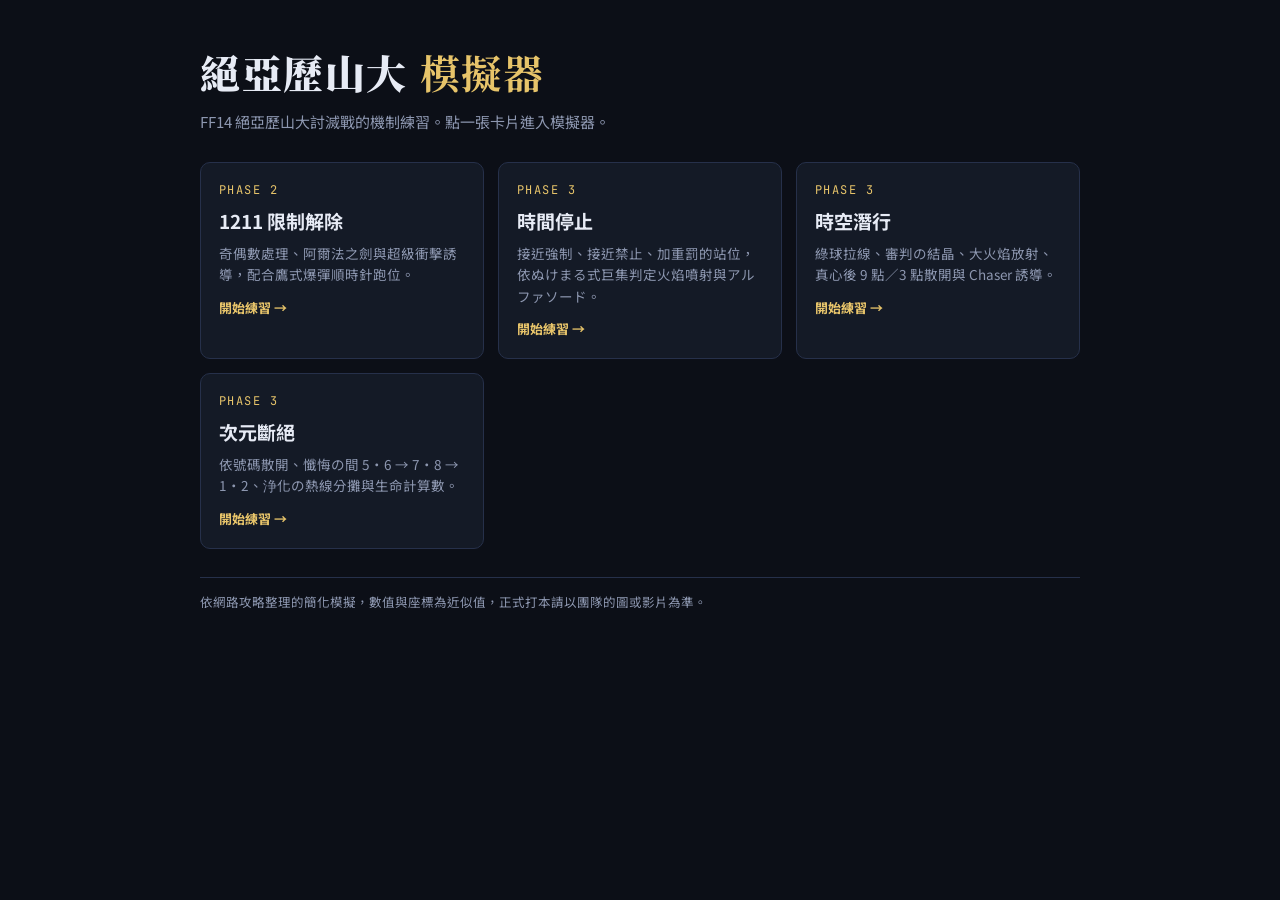
<file: index.html>
<!doctype html>
<html lang="zh-Hant">
<meta charset="utf-8">
<meta name="viewport" content="width=device-width, initial-scale=1, viewport-fit=cover">
<title>絕亞模擬器</title>
<link rel="preconnect" href="https://fonts.googleapis.com">
<link rel="stylesheet" href="https://fonts.googleapis.com/css2?family=Noto+Sans+TC:wght@400;500;700&family=Noto+Serif+TC:wght@900&family=JetBrains+Mono:wght@700&display=swap">
<style>
/* Layout: title block, then a grid of simulator cards grouped by phase. Same dark raid-HUD look as the sims. */
:root{
  --bg:#0c0f17; --panel:#141a26; --panel-hi:#1a2233; --line:#26304a; --fg:#e7ebf5; --muted:#8d97b0; --gold:#e7c46a;
  --f-display:"Noto Serif TC","Songti TC",serif;
  --f-body:"Noto Sans TC","PingFang TC","Microsoft JhengHei",sans-serif;
  --f-mono:"JetBrains Mono",ui-monospace,Consolas,monospace;
  color-scheme:dark;
}
*{box-sizing:border-box}
body{margin:0;background:var(--bg);color:var(--fg);font-family:var(--f-body);font-size:15px;line-height:1.6;
  padding-left:max(16px,env(safe-area-inset-left,0px));padding-right:max(16px,env(safe-area-inset-right,0px));padding-block:40px}
.wrap{max-width:880px;margin:0 auto;display:grid;gap:28px}
h1{font-family:var(--f-display);font-weight:900;font-size:clamp(28px,6vw,40px);margin:0;letter-spacing:.04em;text-wrap:balance}
h1 b{color:var(--gold)}
.lead{margin:6px 0 0;color:var(--muted);max-width:60ch}
.grid{display:grid;grid-template-columns:repeat(auto-fill,minmax(250px,1fr));gap:14px}
.card{display:grid;gap:6px;align-content:start;padding:18px;background:var(--panel);border:1px solid var(--line);border-radius:10px;
  color:inherit;text-decoration:none;transition:border-color .15s,background .15s,transform .15s}
.card:hover,.card:focus-visible{border-color:var(--gold);background:var(--panel-hi);transform:translateY(-2px);outline:none}
.phase{font-family:var(--f-mono);font-size:12px;letter-spacing:.12em;color:var(--gold)}
.card h2{margin:0;font-size:19px}
.card p{margin:0;color:var(--muted);font-size:13.5px}
.go{margin-top:6px;font-size:13px;font-weight:700;color:var(--gold)}
footer{color:var(--muted);font-size:12.5px;border-top:1px solid var(--line);padding-top:14px}
@media (prefers-reduced-motion:reduce){.card{transition:none}.card:hover{transform:none}}
</style>

<div class="wrap">
  <header>
    <h1>絕亞歷山大 <b>模擬器</b></h1>
    <p class="lead">FF14 絕亞歷山大討滅戰的機制練習。點一張卡片進入模擬器。</p>
  </header>

  <!-- 新增模擬器：複製一個 <a class="card"> 區塊，把 href 改成資料夾名稱（結尾加 /） -->
  <nav class="grid" aria-label="模擬器列表">
    <a class="card" href="1211/">
      <span class="phase">PHASE 2</span>
      <h2>1211 限制解除</h2>
      <p>奇偶數處理、阿爾法之劍與超級衝擊誘導，配合鷹式爆彈順時針跑位。</p>
      <span class="go">開始練習 →</span>
    </a>
    <a class="card" href="p3-stasis/">
      <span class="phase">PHASE 3</span>
      <h2>時間停止</h2>
      <p>接近強制、接近禁止、加重罰的站位，依ぬけまる式巨集判定火焰噴射與アルファソード。</p>
      <span class="go">開始練習 →</span>
    </a>
    <a class="card" href="p3-inception/">
      <span class="phase">PHASE 3</span>
      <h2>時空潛行</h2>
      <p>綠球拉線、審判の結晶、大火焰放射、真心後 9 點／3 點散開與 Chaser 誘導。</p>
      <span class="go">開始練習 →</span>
    </a>
    <a class="card" href="p3-wormhole/">
      <span class="phase">PHASE 3</span>
      <h2>次元斷絕</h2>
      <p>依號碼散開、懺悔の間 5・6 → 7・8 → 1・2、浄化の熱線分攤與生命計算數。</p>
      <span class="go">開始練習 →</span>
    </a>
  </nav>

  <footer>依網路攻略整理的簡化模擬，數值與座標為近似值，正式打本請以團隊的圖或影片為準。</footer>
</div>
</html>
</file>
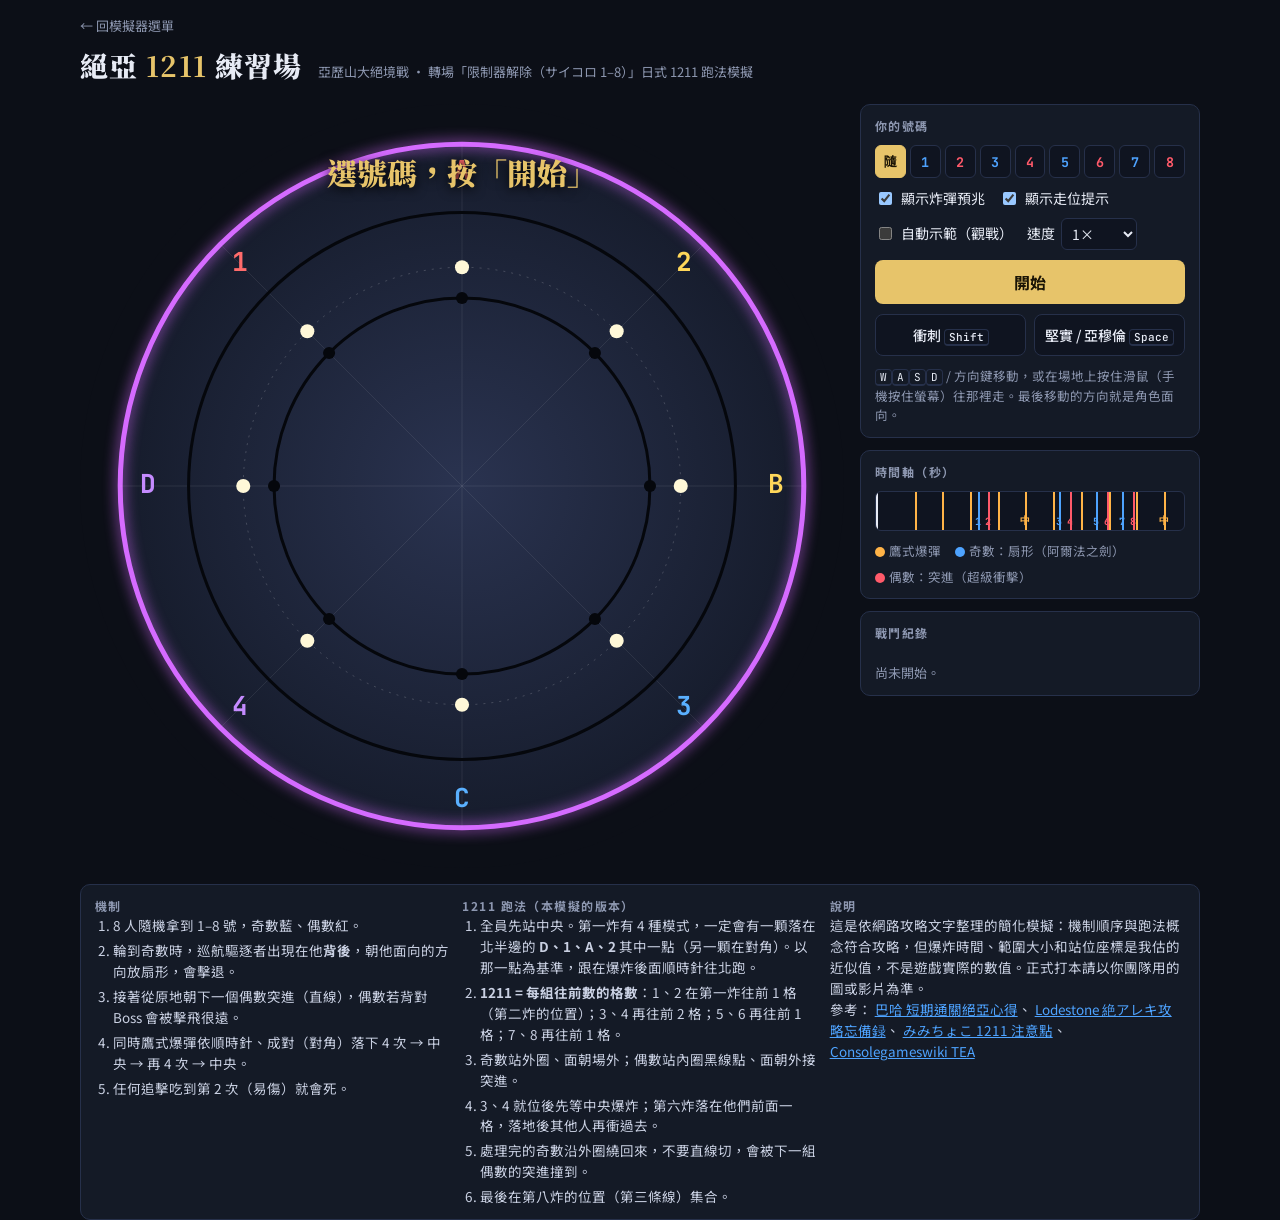
<file: 1211/index.html>
<!doctype html>
<html lang="zh-Hant">
<meta charset="utf-8">
<meta name="viewport" content="width=device-width, initial-scale=1, viewport-fit=cover">
<style>body{margin:0}img{max-width:100%}[hidden]{display:none!important}
.back{display:inline-block;flex-basis:100%;font-size:13px;color:#8d97b0;text-decoration:none;margin-bottom:2px}.back:hover,.back:focus-visible{color:#e7c46a}</style>
<title>絕亞 1211 練習場</title>
<meta name="claude:viewport-fit-sides" content="cover">
<link rel="preconnect" href="https://fonts.googleapis.com">
<link rel="stylesheet" href="https://fonts.googleapis.com/css2?family=Noto+Sans+TC:wght@400;500;700&family=Noto+Serif+TC:wght@700;900&family=JetBrains+Mono:wght@500;700&display=swap">
<style>
/* Layout: one-screen sim — arena canvas left, control/timeline column right; stacks on phones. Single dark "raid HUD" look by choice. */
:root{
  --bg:#0c0f17; --panel:#141a26; --line:#26304a; --fg:#e7ebf5; --muted:#8d97b0;
  --gold:#e7c46a; --odd:#4ea3ff; --even:#ff5a6a; --ok:#5fd38d; --warn:#ffb347;
  --f-display:"Noto Serif TC","Songti TC",serif;
  --f-body:"Noto Sans TC","PingFang TC","Microsoft JhengHei",sans-serif;
  --f-mono:"JetBrains Mono",ui-monospace,Consolas,monospace;
  color-scheme:dark;
}
html,body{height:100%}
body{background:var(--bg);color:var(--fg);font-family:var(--f-body);font-size:14px;line-height:1.55;
  padding-left:max(16px,env(safe-area-inset-left,0px));padding-right:max(16px,env(safe-area-inset-right,0px));padding-block:16px}
.wrap{max-width:1120px;margin:0 auto;display:grid;gap:16px}
header{display:flex;flex-wrap:wrap;align-items:baseline;gap:6px 16px}
h1{font-family:var(--f-display);font-weight:900;font-size:28px;margin:0;letter-spacing:.04em;text-wrap:balance}
h1 b{color:var(--gold)}
.sub{color:var(--muted);font-size:13px}
.main{display:grid;grid-template-columns:minmax(0,1fr) 340px;gap:16px;align-items:start}
@media (max-width:860px){.main{grid-template-columns:minmax(0,1fr)}}
.stage{position:relative;min-width:0}
canvas{display:block;width:100%;max-width:100%;aspect-ratio:1/1;border-radius:50%;touch-action:none;cursor:crosshair;background:var(--bg)}
.call{position:absolute;left:50%;top:6%;transform:translateX(-50%);font-family:var(--f-display);font-weight:900;font-size:clamp(18px,4vw,30px);
  color:var(--gold);text-shadow:0 2px 12px #000;pointer-events:none;white-space:nowrap}
.hud{position:absolute;left:0;bottom:0;font-family:var(--f-mono);font-size:13px;color:var(--muted);pointer-events:none}
.hud b{color:var(--fg)}
.side{display:grid;gap:12px;min-width:0}
.box{background:var(--panel);border:1px solid var(--line);border-radius:10px;padding:12px 14px;display:grid;gap:10px}
.box h2{margin:0;font-size:12px;letter-spacing:.12em;color:var(--muted);font-weight:700}
.nums{display:grid;grid-template-columns:repeat(9,1fr);gap:4px}
.nums button{font-family:var(--f-mono);font-weight:700;padding:6px 0;border-radius:6px;border:1px solid var(--line);background:#0f1420;color:var(--fg);cursor:pointer}
.nums button.o{color:var(--odd)} .nums button.e{color:var(--even)}
.nums button[aria-pressed="true"]{background:var(--gold);color:#1a1405;border-color:var(--gold)}
.row{display:flex;flex-wrap:wrap;gap:8px 14px;align-items:center}
label{display:flex;gap:6px;align-items:center;cursor:pointer}
select{background:#0f1420;color:var(--fg);border:1px solid var(--line);border-radius:6px;padding:4px 6px;font:inherit}
.go{font:700 16px var(--f-body);padding:10px;border-radius:8px;border:0;background:var(--gold);color:#1a1405;cursor:pointer}
.go:focus-visible,.nums button:focus-visible,.pad button:focus-visible{outline:2px solid var(--fg);outline-offset:2px}
.pad{display:flex;gap:8px}
.pad button{flex:1;padding:10px 6px;border-radius:8px;border:1px solid var(--line);background:#0f1420;color:var(--fg);font:500 14px var(--f-body);cursor:pointer}
.pad button:disabled{opacity:.4}
.keys{color:var(--muted);font-size:12.5px}
kbd{font-family:var(--f-mono);font-size:11px;border:1px solid var(--line);border-bottom-width:2px;border-radius:4px;padding:0 4px;color:var(--fg)}
.timeline{position:relative;height:38px;border-radius:6px;background:#0f1420;border:1px solid var(--line);overflow:hidden}
.timeline .mk{position:absolute;top:0;bottom:0;width:2px}
.timeline .lbl{position:absolute;bottom:2px;font:700 10px var(--f-mono);transform:translateX(-50%);white-space:nowrap}
.timeline .cur{position:absolute;top:0;bottom:0;width:2px;background:var(--fg)}
#log{font-size:13px;max-height:180px;overflow:auto;display:grid;gap:3px;font-variant-numeric:tabular-nums}
#log .d{color:var(--even)} #log .s{color:var(--ok)} #log .i{color:var(--muted)}
.result{font-family:var(--f-display);font-size:20px;font-weight:900}
.guide{display:grid;grid-template-columns:repeat(auto-fit,minmax(240px,1fr));gap:12px}
.guide p,.guide li{margin:0;color:#c9d0e2;font-size:13.5px}
.guide ol{margin:0;padding-left:18px;display:grid;gap:4px}
.note{color:var(--muted);font-size:12.5px}
.note a{color:var(--odd)}
.legend{display:flex;flex-wrap:wrap;gap:6px 14px;font-size:12.5px;color:var(--muted)}
.sw{display:inline-block;width:10px;height:10px;border-radius:50%;margin-right:4px;vertical-align:-1px}
@media (prefers-reduced-motion:reduce){*{transition:none!important}}
</style>

<div class="wrap">
  <header>
    <a class="back" href="../">← 回模擬器選單</a>
    <h1>絕亞 <b>1211</b> 練習場</h1>
    <span class="sub">亞歷山大絕境戰 · 轉場「限制器解除（サイコロ 1–8）」日式 1211 跑法模擬</span>
  </header>

  <div class="main">
    <div class="stage">
      <canvas id="cv" width="800" height="800" aria-label="場地俯視圖，上方為北"></canvas>
      <div class="call" id="call">選號碼，按「開始」</div>
      <div class="hud" id="hud"></div>
    </div>

    <div class="side">
      <div class="box">
        <h2>你的號碼</h2>
        <div class="nums" id="nums"></div>
        <div class="row">
          <label><input type="checkbox" id="optTele" checked> 顯示炸彈預兆</label>
          <label><input type="checkbox" id="optHint" checked> 顯示走位提示</label>
          <label><input type="checkbox" id="optAuto"> 自動示範（觀戰）</label>
          <label>速度 <select id="optSpeed"><option value="0.5">0.5×</option><option value="0.75">0.75×</option><option value="1" selected>1×</option></select></label>
        </div>
        <button class="go" id="go">開始</button>
        <div class="pad">
          <button id="bSprint">衝刺 <kbd>Shift</kbd></button>
          <button id="bKb">堅實 / 亞穆倫 <kbd>Space</kbd></button>
        </div>
        <div class="keys"><kbd>W</kbd><kbd>A</kbd><kbd>S</kbd><kbd>D</kbd> / 方向鍵移動，或在場地上按住滑鼠（手機按住螢幕）往那裡走。最後移動的方向就是角色面向。</div>
      </div>

      <div class="box">
        <h2>時間軸（秒）</h2>
        <div class="timeline" id="tl"></div>
        <div class="legend">
          <span><i class="sw" style="background:var(--warn)"></i>鷹式爆彈</span>
          <span><i class="sw" style="background:var(--odd)"></i>奇數：扇形（阿爾法之劍）</span>
          <span><i class="sw" style="background:var(--even)"></i>偶數：突進（超級衝擊）</span>
        </div>
      </div>

      <div class="box">
        <h2>戰鬥紀錄</h2>
        <div class="result" id="result"></div>
        <div id="log"><span class="i">尚未開始。</span></div>
      </div>
    </div>
  </div>

  <div class="box guide">
    <div>
      <h2>機制</h2>
      <ol>
        <li>8 人隨機拿到 1–8 號，奇數藍、偶數紅。</li>
        <li>輪到奇數時，巡航驅逐者出現在他<b>背後</b>，朝他面向的方向放扇形，會擊退。</li>
        <li>接著從原地朝下一個偶數突進（直線），偶數若背對 Boss 會被擊飛很遠。</li>
        <li>同時鷹式爆彈依順時針、成對（對角）落下 4 次 → 中央 → 再 4 次 → 中央。</li>
        <li>任何追擊吃到第 2 次（易傷）就會死。</li>
      </ol>
    </div>
    <div>
      <h2>1211 跑法（本模擬的版本）</h2>
      <ol>
        <li>全員先站中央。第一炸有 4 種模式，一定會有一顆落在北半邊的 <b>D、1、A、2</b> 其中一點（另一顆在對角）。以那一點為基準，跟在爆炸後面順時針往北跑。</li>
        <li><b>1211 = 每組往前數的格數</b>：1、2 在第一炸往前 1 格（第二炸的位置）；3、4 再往前 2 格；5、6 再往前 1 格；7、8 再往前 1 格。</li>
        <li>奇數站外圈、面朝場外；偶數站內圈黑線點、面朝外接突進。</li>
        <li>3、4 就位後先等中央爆炸；第六炸落在他們前面一格，落地後其他人再衝過去。</li>
        <li>處理完的奇數沿外圈繞回來，不要直線切，會被下一組偶數的突進撞到。</li>
        <li>最後在第八炸的位置（第三條線）集合。</li>
      </ol>
    </div>
    <div>
      <h2>說明</h2>
      <p class="note">這是依網路攻略文字整理的簡化模擬：機制順序與跑法概念符合攻略，但爆炸時間、範圍大小和站位座標是我估的近似值，不是遊戲實際的數值。正式打本請以你團隊用的圖或影片為準。</p>
      <p class="note">參考：
        <a href="https://forum.gamer.com.tw/C.php?bsn=17608&snA=20528" target="_blank" rel="noopener">巴哈 短期通關絕亞心得</a>、
        <a href="https://na.finalfantasyxiv.com/lodestone/character/30534036/blog/5531134/" target="_blank" rel="noopener">Lodestone 絶アレキ攻略忘備録</a>、
        <a href="https://note.com/mimichoco_33/n/n9ab4e7001ef2" target="_blank" rel="noopener">みみちょこ 1211 注意點</a>、
        <a href="https://ffxiv.consolegameswiki.com/wiki/The_Epic_of_Alexander_(Ultimate)" target="_blank" rel="noopener">Consolegameswiki TEA</a></p>
    </div>
  </div>
</div>

<script>
(() => {
// Floor proportions tuned from the in-game screenshot and the user's feedback. K scales attack sizes.
const ARENA = 17, OUTER_LINE = 0.8*ARENA, INNER = 0.55*ARENA, RING = 0.64*ARENA, K = 0.87;
const HAWK_R = 7.6, CENTER_R = 8.5, // ring blasts reach the neighbouring line; center blast reaches the black circle
      PR = 0.6, CONE = 16*K, DASH_W = 2*K;
const RG = RING, EV = INNER, OD = OUTER_LINE, OR = OUTER_LINE + 0.9; // run on lights, even on black circle, odd on outer line
const SPEED = 6, SPRINT = 1.3, END = 20;
const HAWK_T = k => 2.5 + 1.8 * k;          // 10 sets: 0-3 ring, 4 center, 5-8 ring, 9 center
const PAIRS = [ {c:6.6, b:1}, {c:11.9, b:3}, {c:14.3, b:4}, {c:16.0, b:5} ]; // 1211: +1, +2, +1, +1 from the first blast // cone time, bait angle index
PAIRS.forEach(p => p.d = +(p.c + 0.7).toFixed(2));
const ROLES = ['MT','ST','H1','H2','D1','D2','D3','D4'];
const MARK = ['B','3','C','4','D','1','A','2']; // by 45° step, clockwise from east
const ROLE_COL = {MT:'#5b8cff',ST:'#5b8cff',H1:'#4fd28a',H2:'#4fd28a',D1:'#ff6b6b',D2:'#ff6b6b',D3:'#ff6b6b',D4:'#ff6b6b'};

// Waypoints per number: [time, radius, angleIndex, bait?]. Hand-checked against the explosion windows.
const G = [[0,0],[2.5,RG,0],[4.3,RG,1],[6.1,RG,2],[7.9,RG,3],[11.5,RG,4],[13.3,RG,5],[15.1,RG,6]];
const upTo = t => G.filter(w => w[0] < t);
const after = t => G.filter(w => w[0] > t);
const PLAN = {
  1: [[0,0],[2.5,OD,0],[4.3,OD,1,1],[6.8,OR,2],[7.6,RG,2],...after(7.6)],
  2: [[0,0],[2.5,RG,0],[4.3,EV,1,1],[7.5,RG,2],...after(7.5)],
  3: [...upTo(7.9),[7.9,OD,3,1],[12.1,OR,4],[12.7,RG,4],...after(12.7)],
  4: [...upTo(7.9),[7.9,EV,3,1],[12.8,RG,5],...after(12.8)],
  5: [...upTo(11.5),[11.5,OD,4,1],[15.2,RG,4],[16.9,RG,6]],
  6: [...upTo(11.5),[11.5,EV,4,1],[15.2,RG,4],[16.9,RG,6]],
  7: [...upTo(13.3),[13.3,OD,5,1],[16.2,OR,6],[17.0,RG,6]],
  8: [...upTo(13.3),[13.3,EV,5,1],[16.9,RG,6]],
};
const CALLS = [[0,'確認號碼，看第一炸'],[2.5,'第一炸＝基準點'],[4.3,'第二炸 → 1、2 就位'],[6.6,'1、2'],[7.9,'3、4 就位（往前 2 格）'],[9.7,'中央爆炸，先等'],[11.5,'第六炸落地 → 其他人衝過去'],[11.9,'3、4'],[14.3,'5、6'],[16.0,'7、8'],[16.6,'第八炸的位置集合']];

const cv = document.getElementById('cv'), ctx = cv.getContext('2d');
const $ = id => document.getElementById(id);
let myNum = 0; // 0 = random
let S = null, keys = {}, pointer = null, last = 0;

// ---------- UI ----------
const nums = $('nums');
['隨',1,2,3,4,5,6,7,8].forEach((n,i) => {
  const b = document.createElement('button');
  b.textContent = n; b.className = i===0 ? '' : (i%2 ? 'o' : 'e');
  b.setAttribute('aria-pressed', i===0); b.id = 'num'+i;
  b.onclick = () => { myNum = i; [...nums.children].forEach((c,j)=>c.setAttribute('aria-pressed', j===i)); };
  nums.appendChild(b);
});
const tl = $('tl');
for (let k=0;k<10;k++) mark(HAWK_T(k), 'var(--warn)', k===4||k===9 ? '中' : '');
PAIRS.forEach((p,i) => { mark(p.c,'var(--odd)', 2*i+1); mark(p.d,'var(--even)', 2*i+2); });
const cur = document.createElement('div'); cur.className='cur'; cur.style.left='0'; tl.appendChild(cur);
function mark(t,col,txt){
  const m=document.createElement('div'); m.className='mk'; m.style.left=(t/END*100)+'%'; m.style.background=col; tl.appendChild(m);
  if(txt!==''){const l=document.createElement('div'); l.className='lbl'; l.style.left=(t/END*100)+'%'; l.style.color=col; l.textContent=txt; tl.appendChild(l);}
}
$('go').onclick = start;
$('bSprint').onclick = () => useSprint(me());
$('bKb').onclick = () => useKb(me());
addEventListener('keydown', e => {
  if (['ArrowUp','ArrowDown','ArrowLeft','ArrowRight',' '].includes(e.key) && e.target === document.body) e.preventDefault();
  keys[e.key.toLowerCase()] = true;
  if (e.key === 'Shift') useSprint(me());
  if (e.key === ' ' || e.key.toLowerCase() === 'f') useKb(me());
  if (e.key === 'Enter' && (!S || S.done)) start();
});
addEventListener('keyup', e => keys[e.key.toLowerCase()] = false);
addEventListener('blur', () => { keys = {}; pointer = null; });
cv.addEventListener('pointerdown', e => { cv.setPointerCapture(e.pointerId); pointer = toWorld(e); });
cv.addEventListener('pointermove', e => { if (pointer) pointer = toWorld(e); });
const up = () => pointer = null;
cv.addEventListener('pointerup', up); cv.addEventListener('pointercancel', up);

function toWorld(e){
  const r = cv.getBoundingClientRect(), s = r.width / (2*(ARENA+2));
  return {x:(e.clientX - r.left - r.width/2)/s, y:(e.clientY - r.top - r.height/2)/s};
}

// ---------- sim ----------
function start(){
  const order = [1,2,3,4,5,6,7,8].sort(() => Math.random()-.5);
  const mine = myNum || (1 + Math.floor(Math.random()*8));
  const th0 = (4 + Math.floor(Math.random()*4)) * Math.PI/4; // first blast on the north half: D / 1 / A / 2
  const players = ROLES.map((role,i) => {
    const a = Math.random()*Math.PI*2, r = Math.random()*1.2;
    return {role, num:order[i], x:Math.cos(a)*r, y:Math.sin(a)*r, face:-Math.PI/2, alive:true, cause:'',
      vuln:0, kbUntil:-1, kbUsed:false, sprintUntil:-1, sprintUsed:false, kv:null, me:false};
  });
  // put "you" on a stable role, swap numbers so you get `mine`
  const you = players[4], holder = players.find(p => p.num === mine);
  [holder.num, you.num] = [you.num, mine]; you.me = true; you.role = '你';
  S = {t:0, th0, players, fx:[], chaser:null, ev:[], done:false, log:[], auto:$('optAuto').checked,
       speed:+$('optSpeed').value, tele:$('optTele').checked, hint:$('optHint').checked};
  for (let k=0;k<10;k++) S.ev.push({t:HAWK_T(k), f:() => hawk(k)});
  PAIRS.forEach((p,i) => {
    const odd = 2*i+1, even = 2*i+2;
    S.ev.push({t:p.c-0.6, f:() => spawnChaser(odd)});
    S.ev.push({t:p.c, f:() => cone()});
    S.ev.push({t:p.d-0.35, f:() => lockDash(even)});
    S.ev.push({t:p.d, f:() => dash()});
    S.ev.push({t:p.c-1.2, f:() => botKb(odd)});
    S.ev.push({t:p.d-1.6, f:() => botKb(even)});
  });
  S.ev.push({t:2.0, f:() => S.players.forEach(p => isBot(p) && useSprint(p))});
  S.ev.sort((a,b) => a.t-b.t);
  $('log').innerHTML = ''; $('result').textContent = '';
  log(`你是 ${mine} 號（${mine%2?'奇數，外圈放扇形':'偶數，內圈接突進'}）。`, 'i');
  log(`本場第一炸落在 ${MARK[Math.round(th0/(Math.PI/4))%8]} 點（對角也有一顆）。1、2 去第二炸的 ${MARK[(Math.round(th0/(Math.PI/4))+1)%8]} 點。`, 'i');
  $('go').textContent = '重新開始';
  cv.focus?.();
}
const me = () => S && S.players.find(p => p.me);
const isBot = p => !p.me || S.auto;
const byNum = n => S.players.find(p => p.num === n);
const ang = j => S.th0 + j*Math.PI/4;
const alive = () => S.players.filter(p => p.alive);

function useSprint(p){ if(!S||S.done||!p||!p.alive||p.sprintUsed) return; p.sprintUsed=true; p.sprintUntil=S.t+10; if(p.me) log('使用衝刺。','i'); }
function useKb(p){ if(!S||S.done||!p||!p.alive||p.kbUsed) return; p.kbUsed=true; p.kbUntil=S.t+6; if(p.me) log('使用堅實之心／亞穆倫（6 秒防擊退）。','i'); }
function botKb(n){ const p = byNum(n); if (p && isBot(p)) useKb(p); }

function kill(p, why){
  if (!p.alive) return;
  p.alive = false; p.cause = why;
  log(`${S.t.toFixed(1)}s ${p.me?'你':p.role}（${p.num}）死亡：${why}`, 'd');
}
function hit(p, kx, ky, dist){
  p.vuln++;
  if (p.vuln >= 2) return kill(p, '第二次吃到追擊（易傷）');
  if (S.t < p.kbUntil || dist <= 0) return;
  const L = Math.hypot(kx,ky) || 1;
  p.kv = {vx:kx/L*dist/0.3, vy:ky/L*dist/0.3, until:S.t+0.3};
}

function hawk(k){
  const center = k===4 || k===9;
  const spots = center ? [{x:0,y:0,r:CENTER_R}] :
    [0,Math.PI].map(o => { const a = ang(k<=3?k:k-5)+o; return {x:Math.cos(a)*RING, y:Math.sin(a)*RING, r:HAWK_R}; });
  spots.forEach(s => {
    S.fx.push({kind:'blast', ...s, t:S.t});
    alive().forEach(p => { if (Math.hypot(p.x-s.x,p.y-s.y) < s.r) kill(p,'被鷹式爆彈炸到'); });
  });
}
function targetOr(n){
  let p = byNum(n);
  if (!p.alive) { const a = alive(); p = a[Math.floor(Math.random()*a.length)]; if (p) log(`${n} 號已死，追擊改打隨機目標！`,'d'); }
  return p;
}
function spawnChaser(n){
  const p = targetOr(n); if (!p) return;
  const dir = p.face;
  S.chaser = {x:p.x - Math.cos(dir)*2.5*K, y:p.y - Math.sin(dir)*2.5*K, dir, phase:'cone', tgt:p, from:S.t};
}
function cone(){
  const c = S.chaser; if (!c) return;
  S.fx.push({kind:'cone', x:c.x, y:c.y, dir:c.dir, t:S.t});
  alive().forEach(p => {
    const dx=p.x-c.x, dy=p.y-c.y, d=Math.hypot(dx,dy);
    let da = Math.atan2(dy,dx)-c.dir; da = Math.atan2(Math.sin(da),Math.cos(da));
    if (d < CONE && (Math.abs(da) <= Math.PI/4 || d < 1.2)) hit(p, dx||Math.cos(c.dir), dy||Math.sin(c.dir), 2.5*K);
  });
}
function lockDash(n){
  const c = S.chaser; if (!c) return;
  const p = targetOr(n); if (!p) return;
  c.phase='dash'; c.tgt=p; c.tx=p.x; c.ty=p.y;
}
function dash(){
  const c = S.chaser; if (!c || c.phase!=='dash') return;
  const tgt = c.tgt; c.tx = tgt.alive ? tgt.x : c.tx; c.ty = tgt.alive ? tgt.y : c.ty;
  let dx=c.tx-c.x, dy=c.ty-c.y; const L=Math.hypot(dx,dy)||1; dx/=L; dy/=L;
  const len = 2*ARENA; // the charge line runs across the whole arena
  S.fx.push({kind:'dash', x:c.x, y:c.y, dx, dy, len, t:S.t});
  alive().forEach(p => {
    const vx=p.x-c.x, vy=p.y-c.y, proj=vx*dx+vy*dy, perp=Math.abs(vx*dy-vy*dx);
    if (proj >= -0.5 && proj <= len && perp <= DASH_W + PR) {
      let kb = 4*K;
      if (p === tgt) { const facing = Math.cos(p.face)*-dx + Math.sin(p.face)*-dy; kb = (facing > 0.3 ? 2 : 12)*K; }
      hit(p, dx, dy, kb);
    }
  });
  c.x = c.tx; c.y = c.ty; c.phase='gone'; c.gone=S.t;
}

function planTarget(n, t){
  const wps = PLAN[n]; let w = wps[0];
  for (const x of wps) if (x[0] <= t) w = x;
  if (w[1] === 0) return {x:0, y:0, bait:false};
  const a = ang(w[2]);
  const rj = w[3] ? 0 : ((n%4)-1.5)*0.35; // spread along the line, not across it
  return {x:Math.cos(a)*(w[1]+rj), y:Math.sin(a)*(w[1]+rj), bait:!!w[3], a, r:w[1]+rj};
}

function moveToward(p, tg, maxd){
  const r0 = Math.hypot(p.x,p.y), rt = Math.hypot(tg.x,tg.y);
  let nx, ny;
  if (rt < 0.5 || r0 < 1.5) {
    const dx=tg.x-p.x, dy=tg.y-p.y, d=Math.hypot(dx,dy);
    if (d <= maxd) { nx=tg.x; ny=tg.y; } else { nx=p.x+dx/d*maxd; ny=p.y+dy/d*maxd; }
  } else {
    const a0 = Math.atan2(p.y,p.x), at = Math.atan2(tg.y,tg.x);
    const da = Math.atan2(Math.sin(at-a0), Math.cos(at-a0));
    const arc = da*(r0+rt)/2, dr = rt-r0, L = Math.hypot(arc,dr);
    const f = L <= maxd ? 1 : maxd/L;
    const a = a0+da*f, r = r0+dr*f; nx=Math.cos(a)*r; ny=Math.sin(a)*r;
  }
  const mx=nx-p.x, my=ny-p.y;
  if (Math.hypot(mx,my) > 0.02) p.face = Math.atan2(my,mx);
  p.x=nx; p.y=ny;
  if (tg.bait && Math.hypot(tg.x-p.x,tg.y-p.y) < 0.15) p.face = Math.atan2(p.y,p.x); // turn to face outward
}

function step(dt){
  const t0 = S.t; S.t += dt;
  while (S.ev.length && S.ev[0].t <= S.t) S.ev.shift().f();
  for (const p of S.players) {
    if (!p.alive) continue;
    const sp = SPEED * (S.t < p.sprintUntil ? SPRINT : 1) * dt;
    if (p.kv && S.t < p.kv.until) { p.x += p.kv.vx*dt; p.y += p.kv.vy*dt; }
    else if (isBot(p)) moveToward(p, planTarget(p.num, S.t), sp);
    else {
      let mx = (keys.d||keys.arrowright?1:0)-(keys.a||keys.arrowleft?1:0), my = (keys.s||keys.arrowdown?1:0)-(keys.w||keys.arrowup?1:0);
      if (!mx && !my && pointer) { const dx=pointer.x-p.x, dy=pointer.y-p.y, d=Math.hypot(dx,dy); if (d>0.15){mx=dx/d;my=dy/d;} else if (d>0.02) p.face=Math.atan2(dy,dx); }
      const L = Math.hypot(mx,my);
      if (L) { p.x += mx/L*sp; p.y += my/L*sp; p.face = Math.atan2(my,mx); }
    }
    if (Math.hypot(p.x,p.y) > ARENA) kill(p, '被擊飛出場地');
  }
  const c = CALLS.filter(x => x[0] <= S.t).pop();
  $('call').textContent = c ? c[1] : '';
  if (S.t >= END) finish();
}

function finish(){
  S.done = true;
  const a = alive().length, m = me();
  const msg = m.alive && a===8 ? '全員存活，過了！' : m.alive ? `你活下來了（${a}/8 存活）` : `你死了：${m.cause}`;
  $('result').textContent = msg;
  $('result').style.color = m.alive && a===8 ? 'var(--ok)' : m.alive ? 'var(--warn)' : 'var(--even)';
  log(msg, m.alive ? 's' : 'd');
  $('call').textContent = '按「重新開始」或 Enter 再來一次';
}
function log(s, cls){ const d=document.createElement('div'); d.className=cls; d.textContent=s; const L=$('log'); L.appendChild(d); L.scrollTop=L.scrollHeight; }

// ---------- render ----------
function draw(){
  const W = cv.width, s = W/(2*(ARENA+2)), cx = W/2;
  const X = x => cx + x*s, Y = y => cx + y*s;
  ctx.clearRect(0,0,W,W);
  // floor
  const g = ctx.createRadialGradient(cx,cx,0,cx,cx,ARENA*s);
  g.addColorStop(0,'#2a3350'); g.addColorStop(1,'#161c2c');
  ctx.fillStyle=g; ctx.beginPath(); ctx.arc(cx,cx,ARENA*s,0,7); ctx.fill();
  ctx.strokeStyle='#d56bff'; ctx.lineWidth=5; ctx.shadowColor='#d56bff'; ctx.shadowBlur=14; ctx.stroke(); ctx.shadowBlur=0;
  ctx.strokeStyle='rgba(255,255,255,.08)'; ctx.lineWidth=1;
  for (let i=0;i<8;i++){ const a=i*Math.PI/4; ctx.beginPath(); ctx.moveTo(cx,cx); ctx.lineTo(X(Math.cos(a)*ARENA),Y(Math.sin(a)*ARENA)); ctx.stroke(); }
  ctx.strokeStyle='#05070c'; ctx.lineWidth=3; ctx.beginPath(); ctx.arc(cx,cx,INNER*s,0,7); ctx.stroke();
  ctx.beginPath(); ctx.arc(cx,cx,OUTER_LINE*s,0,7); ctx.stroke();
  ctx.setLineDash([2,6]); ctx.strokeStyle='rgba(255,255,255,.18)'; ctx.lineWidth=1; ctx.beginPath(); ctx.arc(cx,cx,RING*s,0,7); ctx.stroke(); ctx.setLineDash([]);
  for (let i=0;i<8;i++){ const a=i*Math.PI/4;
    ctx.fillStyle='#fff8d8'; ctx.beginPath(); ctx.arc(X(Math.cos(a)*RING),Y(Math.sin(a)*RING),0.35*s,0,7); ctx.fill();
    ctx.fillStyle='#05070c'; ctx.beginPath(); ctx.arc(X(Math.cos(a)*INNER),Y(Math.sin(a)*INNER),0.3*s,0,7); ctx.fill(); }
  // waymarks
  ctx.font=`700 ${1.3*s}px "JetBrains Mono",monospace`; ctx.textAlign='center'; ctx.textBaseline='middle';
  const q = Math.SQRT1_2;
  [['A',0,-1,'#ff6b6b'],['B',1,0,'#ffd75a'],['C',0,1,'#5ab0ff'],['D',-1,0,'#c58bff'],
   ['1',-q,-q,'#ff6b6b'],['2',q,-q,'#ffd75a'],['3',q,q,'#5ab0ff'],['4',-q,q,'#c58bff']].forEach(([l,dx,dy,c]) => { ctx.fillStyle=c; ctx.fillText(l, X(dx*(ARENA-1.4)), Y(dy*(ARENA-1.4))); });

  if (!S) return;
  const t = S.t;
  ctx.save(); ctx.beginPath(); ctx.arc(cx,cx,ARENA*s,0,7); ctx.clip();
  // hawk telegraphs
  if (S.tele) for (let k=0;k<10;k++){
    const T = HAWK_T(k), lead = T - t;
    if (lead > 0 && lead < 1.4) {
      const center = k===4||k===9;
      const spots = center ? [[0,0,CENTER_R]] : [0,Math.PI].map(o => { const a = ang(k<=3?k:k-5)+o; return [Math.cos(a)*RING, Math.sin(a)*RING, HAWK_R]; });
      spots.forEach(([x,y,r]) => {
        ctx.fillStyle=`rgba(255,150,40,${0.08+0.22*(1-lead/1.4)})`; ctx.strokeStyle='rgba(255,170,60,.8)'; ctx.lineWidth=2;
        ctx.beginPath(); ctx.arc(X(x),Y(y),r*s,0,7); ctx.fill(); ctx.stroke();
        ctx.fillStyle='rgba(255,190,90,.35)'; ctx.beginPath(); ctx.arc(X(x),Y(y),r*s*(1-lead/1.4),0,7); ctx.fill();
      });
    }
  }
  // effects
  S.fx = S.fx.filter(f => t - f.t < 0.6);
  for (const f of S.fx) {
    const a = 1 - (t-f.t)/0.6;
    if (f.kind==='blast'){ ctx.fillStyle=`rgba(255,120,30,${0.7*a})`; ctx.beginPath(); ctx.arc(X(f.x),Y(f.y),f.r*s,0,7); ctx.fill(); }
    if (f.kind==='cone'){ ctx.fillStyle=`rgba(78,163,255,${0.55*a})`; ctx.beginPath(); ctx.moveTo(X(f.x),Y(f.y)); ctx.arc(X(f.x),Y(f.y),CONE*s,f.dir-Math.PI/4,f.dir+Math.PI/4); ctx.closePath(); ctx.fill(); }
    if (f.kind==='dash'){ drawRect(f.x,f.y,f.dx,f.dy,f.len,`rgba(255,90,106,${0.6*a})`, X, Y, s); }
  }
  // chaser + previews
  const c = S.chaser;
  if (c && !(c.phase==='gone' && t-c.gone>0.5)) {
    if (S.tele && c.phase==='cone') { ctx.fillStyle='rgba(78,163,255,.14)'; ctx.strokeStyle='rgba(78,163,255,.6)'; ctx.beginPath(); ctx.moveTo(X(c.x),Y(c.y)); ctx.arc(X(c.x),Y(c.y),CONE*s,c.dir-Math.PI/4,c.dir+Math.PI/4); ctx.closePath(); ctx.fill(); ctx.stroke(); }
    if (S.tele && c.phase==='dash') { let dx=c.tgt.x-c.x, dy=c.tgt.y-c.y; const L=Math.hypot(dx,dy)||1; drawRect(c.x,c.y,dx/L,dy/L,2*ARENA,'rgba(255,90,106,.18)',X,Y,s); }
    ctx.fillStyle='#b48cff'; ctx.strokeStyle='#1a1030'; ctx.lineWidth=2;
    ctx.beginPath(); ctx.arc(X(c.x),Y(c.y),1.1*s,0,7); ctx.fill(); ctx.stroke();
    ctx.fillStyle='#1a1030'; ctx.font=`700 ${0.9*s}px sans-serif`; ctx.fillText('巡',X(c.x),Y(c.y)+1);
  }
  ctx.restore();
  // hint
  const m = me();
  if (S.hint && m.alive && !S.auto && !S.done) {
    const tg = planTarget(m.num, t);
    ctx.strokeStyle='rgba(231,196,106,.9)'; ctx.setLineDash([4,4]); ctx.lineWidth=2;
    ctx.beginPath(); ctx.moveTo(X(m.x),Y(m.y)); ctx.lineTo(X(tg.x),Y(tg.y)); ctx.stroke(); ctx.setLineDash([]);
    ctx.beginPath(); ctx.arc(X(tg.x),Y(tg.y),0.9*s,0,7); ctx.stroke();
    if (tg.bait) { const a=Math.atan2(tg.y,tg.x); ctx.beginPath(); ctx.moveTo(X(tg.x),Y(tg.y)); ctx.lineTo(X(tg.x+Math.cos(a)*2.2),Y(tg.y+Math.sin(a)*2.2)); ctx.stroke(); }
  }
  // players
  for (const p of S.players) {
    const px=X(p.x), py=Y(p.y);
    ctx.globalAlpha = p.alive ? 1 : 0.35;
    if (p.alive && t < p.kbUntil) { ctx.strokeStyle='rgba(255,255,255,.6)'; ctx.lineWidth=2; ctx.beginPath(); ctx.arc(px,py,1.15*s,0,7); ctx.stroke(); }
    ctx.fillStyle = p.me ? '#e7c46a' : ROLE_COL[p.role];
    ctx.beginPath(); ctx.arc(px,py,(p.me?0.85:0.7)*s,0,7); ctx.fill();
    ctx.strokeStyle='#0c0f17'; ctx.lineWidth=2; ctx.stroke();
    ctx.fillStyle='#fff'; ctx.beginPath();
    const f=p.face; ctx.moveTo(px+Math.cos(f)*1.3*s, py+Math.sin(f)*1.3*s);
    ctx.lineTo(px+Math.cos(f+2.5)*0.75*s, py+Math.sin(f+2.5)*0.75*s); ctx.lineTo(px+Math.cos(f-2.5)*0.75*s, py+Math.sin(f-2.5)*0.75*s); ctx.closePath(); ctx.fill();
    // limit cut marker
    const odd = p.num%2;
    ctx.fillStyle = odd ? '#4ea3ff' : '#ff5a6a';
    ctx.beginPath(); ctx.arc(px, py-1.7*s, 0.65*s, 0, 7); ctx.fill();
    ctx.fillStyle='#fff'; ctx.font=`700 ${0.85*s}px "JetBrains Mono",monospace`; ctx.fillText(p.num, px, py-1.65*s);
    if (p.vuln) { ctx.fillStyle='#ffb347'; ctx.font=`700 ${0.6*s}px sans-serif`; ctx.fillText('易傷', px+1.6*s, py-1.7*s); }
    if (!p.alive) { ctx.strokeStyle='#ff5a6a'; ctx.lineWidth=3; ctx.beginPath(); ctx.moveTo(px-.6*s,py-.6*s); ctx.lineTo(px+.6*s,py+.6*s); ctx.moveTo(px+.6*s,py-.6*s); ctx.lineTo(px-.6*s,py+.6*s); ctx.stroke(); }
    ctx.globalAlpha = 1;
    if (p.me) { ctx.fillStyle='#e7c46a'; ctx.font=`700 ${0.7*s}px "Noto Sans TC",sans-serif`; ctx.fillText('你', px, py+1.5*s); }
  }
  $('hud').innerHTML = `<b>${t.toFixed(1)}</b>s · 你 <b>${m.num}</b> 號 · 衝刺 ${m.sprintUsed?'已用':'可用'} · 堅實 ${m.kbUsed?'已用':'可用'}`;
  $('bSprint').disabled = m.sprintUsed; $('bKb').disabled = m.kbUsed;
  cur.style.left = Math.min(100, t/END*100) + '%';
}
function drawRect(x,y,dx,dy,len,col,X,Y,s){
  const nx=-dy*DASH_W, ny=dx*DASH_W; ctx.fillStyle=col; ctx.beginPath();
  ctx.moveTo(X(x+nx),Y(y+ny)); ctx.lineTo(X(x+dx*len+nx),Y(y+dy*len+ny)); ctx.lineTo(X(x+dx*len-nx),Y(y+dy*len-ny)); ctx.lineTo(X(x-nx),Y(y-ny)); ctx.closePath(); ctx.fill();
}

function resize(){
  const r = cv.getBoundingClientRect(), d = Math.min(2, devicePixelRatio||1);
  const w = Math.round(r.width*d); if (w && cv.width !== w) { cv.width = w; cv.height = w; }
}
function loop(ts){
  resize();
  const dt = Math.min(0.05, (ts - last)/1000 || 0); last = ts;
  if (S && !S.done) { const h = dt*S.speed, n = Math.ceil(h/0.008); for (let i=0;i<n;i++) if (!S.done) step(h/n); }
  draw();
  requestAnimationFrame(loop);
}
requestAnimationFrame(loop);
})();
</script>
</file>
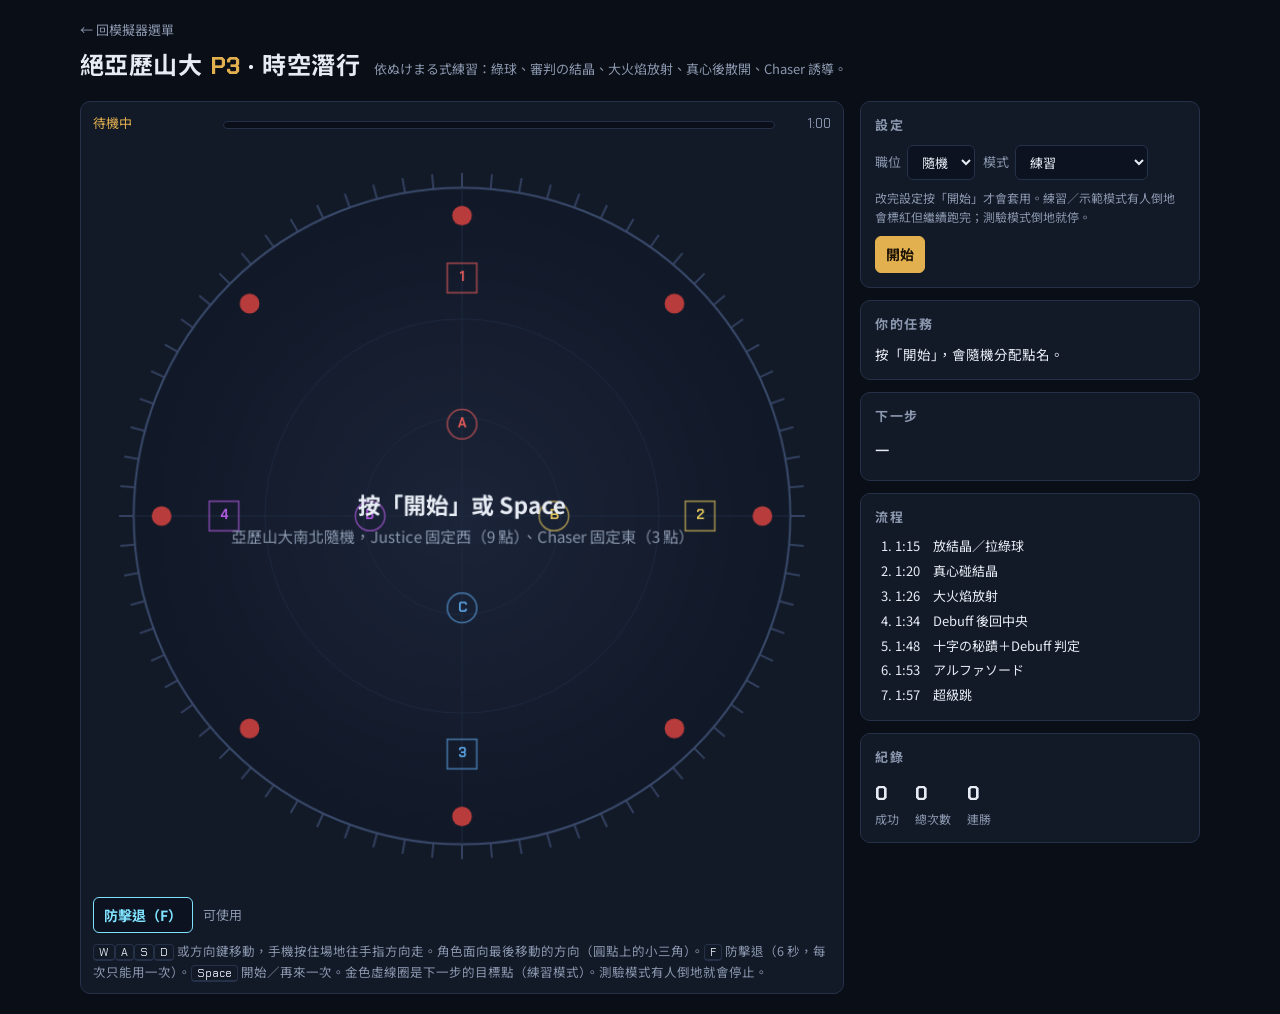
<file: p3-inception/index.html>
<!doctype html>
<html lang="zh-Hant">
<meta charset="utf-8">
<meta name="viewport" content="width=device-width, initial-scale=1, viewport-fit=cover">
<title>絕亞 P3 時空潛行練習</title>
<link rel="preconnect" href="https://fonts.googleapis.com">
<link rel="stylesheet" href="https://fonts.googleapis.com/css2?family=Chakra+Petch:wght@500;700&family=Noto+Sans+TC:wght@400;500;700&display=swap">
<link rel="stylesheet" href="../shared/drill.css">
<div id="app"></div>
<script src="../shared/drill.js"></script>
<script src="sim.js"></script>
</html>
</file>
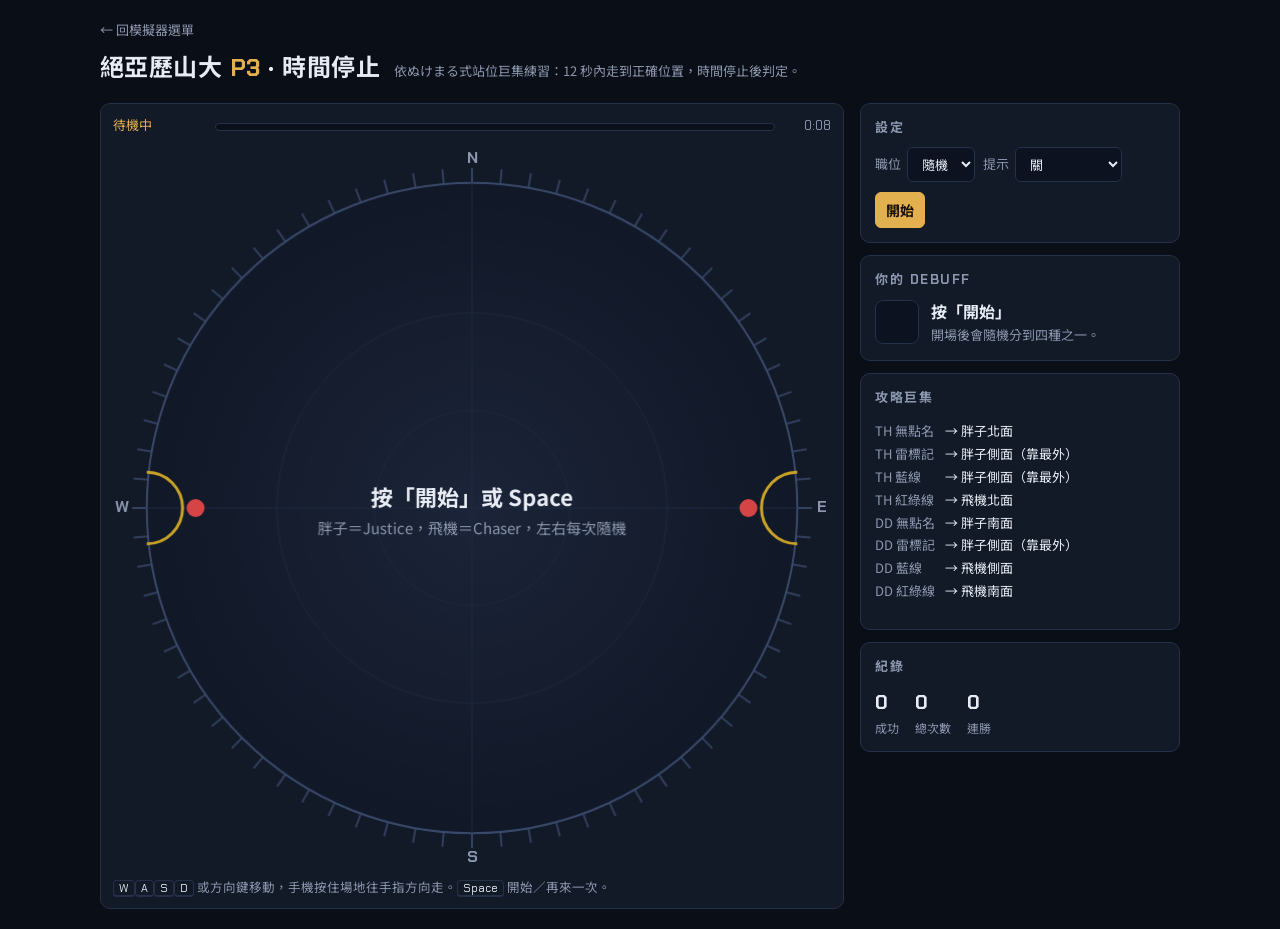
<file: p3-stasis/index.html>
<!doctype html>
<html lang="zh-Hant">
<meta charset="utf-8">
<meta name="viewport" content="width=device-width, initial-scale=1, viewport-fit=cover">
<style>body{margin:0}img{max-width:100%}[hidden]{display:none!important}
.back{display:inline-block;flex-basis:100%;font-size:13px;color:#8d97b0;text-decoration:none;margin-bottom:2px}.back:hover,.back:focus-visible{color:#e7c46a}</style>
<title>絕亞 P3 時間停止練習</title>
<meta name="claude:viewport-fit-sides" content="cover">
<link rel="preconnect" href="https://fonts.googleapis.com">
<link rel="stylesheet" href="https://fonts.googleapis.com/css2?family=Chakra+Petch:wght@500;700&family=Noto+Sans+TC:wght@400;500;700&display=swap">
<style>
/* Layout: one-screen trainer — arena canvas left, briefing/result rail right; stacks on phones. Single deliberate dark look (raid HUD). */
:root{
  --bg:#0a0e16; --panel:#121927; --line:#253149; --fg:#e7ecf4; --muted:#8a97ae;
  --gold:#e3b04f; --justice:#f0873a; --chaser:#46c1e6; --ok:#5ccf88; --bad:#ee5959;
  --f-display:"Chakra Petch","Noto Sans TC",system-ui,sans-serif;
  --f-body:"Noto Sans TC","PingFang TC","Microsoft JhengHei",system-ui,sans-serif;
  color-scheme:dark;
}
*{box-sizing:border-box}
body{background:var(--bg);color:var(--fg);font-family:var(--f-body);font-size:14px;line-height:1.6;
  padding-left:max(16px,env(safe-area-inset-left,0px));padding-right:max(16px,env(safe-area-inset-right,0px));padding-block:20px}
.wrap{max-width:1080px;margin:0 auto;display:grid;gap:16px}
header{display:flex;flex-wrap:wrap;align-items:baseline;gap:6px 14px}
h1{font-family:var(--f-display);font-size:24px;margin:0;letter-spacing:.02em;text-wrap:balance}
h1 span{color:var(--gold)}
.sub{color:var(--muted);font-size:13px}
.main{display:grid;grid-template-columns:minmax(0,1fr) 320px;gap:16px;align-items:start}
@media (max-width:820px){.main{grid-template-columns:minmax(0,1fr)}}
.stage{position:relative;background:var(--panel);border:1px solid var(--line);border-radius:10px;padding:10px;min-width:0}
canvas{display:block;width:100%;height:auto;aspect-ratio:1;max-width:100%;touch-action:none;outline:none;border-radius:6px}
canvas:focus-visible{box-shadow:0 0 0 2px var(--gold)}
.castbar{display:flex;align-items:center;gap:10px;margin:2px 2px 10px;font-family:var(--f-display);font-size:13px}
.castbar .lbl{min-width:92px;color:var(--gold)}
.bar{flex:1;height:8px;background:#0a0f19;border:1px solid var(--line);border-radius:4px;overflow:hidden}
.bar i{display:block;height:100%;width:0;background:linear-gradient(90deg,#b07d22,var(--gold))}
.clock{font-variant-numeric:tabular-nums;color:var(--muted);min-width:46px;text-align:right}
.rail{display:grid;gap:12px;min-width:0}
.card{background:var(--panel);border:1px solid var(--line);border-radius:10px;padding:14px}
.card h2{font-family:var(--f-display);font-size:13px;letter-spacing:.12em;text-transform:uppercase;color:var(--muted);margin:0 0 8px}
.row{display:flex;flex-wrap:wrap;gap:8px;align-items:center}
label.sel{display:flex;gap:6px;align-items:center;color:var(--muted);font-size:13px}
select,button{font:inherit;color:var(--fg);background:#0c1220;border:1px solid var(--line);border-radius:6px;padding:6px 10px}
button{cursor:pointer;font-weight:700}
button.primary{background:var(--gold);color:#1a1205;border-color:var(--gold)}
button:focus-visible,select:focus-visible{outline:2px solid var(--gold);outline-offset:2px}
.mine{display:flex;gap:12px;align-items:center}
.badge{width:44px;height:44px;border-radius:8px;display:grid;place-items:center;border:1px solid var(--line);background:#0c1220;flex:none}
.mine b{font-size:16px}
.mine p{margin:0;color:var(--muted);font-size:13px}
.verdict{font-family:var(--f-display);font-size:20px;margin:0 0 6px}
.verdict.ok{color:var(--ok)} .verdict.bad{color:var(--bad)}
ul.log{margin:0;padding-left:18px;color:var(--fg);font-size:13px}
ul.log li.bad{color:var(--bad)}
.macro{font-size:13px;display:grid;grid-template-columns:auto 1fr;gap:2px 10px}
.macro dt{color:var(--muted)} .macro dd{margin:0}
.macro .hl{color:var(--gold);font-weight:700}
.stats{display:flex;gap:16px;font-variant-numeric:tabular-nums}
.stats div{display:grid}
.stats b{font-family:var(--f-display);font-size:20px}
.stats span{font-size:12px;color:var(--muted)}
.help{color:var(--muted);font-size:12.5px;margin:8px 2px 0}
kbd{font-family:var(--f-display);border:1px solid var(--line);border-bottom-width:2px;border-radius:4px;padding:0 5px;font-size:11px;color:var(--fg)}
</style>

<div class="wrap">
  <header>
    <a class="back" href="../">← 回模擬器選單</a>
    <h1>絕亞歷山大 <span>P3</span> · 時間停止</h1>
    <span class="sub">依ぬけまる式站位巨集練習：12 秒內走到正確位置，時間停止後判定。</span>
  </header>

  <div class="main">
    <div class="stage">
      <div class="castbar"><span class="lbl" id="castName">待機中</span><div class="bar"><i id="castFill"></i></div><span class="clock" id="clock">0:08</span></div>
      <canvas id="cv" width="720" height="720" tabindex="0" aria-label="場地，用方向鍵或點擊移動"></canvas>
      <p class="help"><kbd>W</kbd><kbd>A</kbd><kbd>S</kbd><kbd>D</kbd> 或方向鍵移動，手機按住場地往手指方向走。<kbd>Space</kbd> 開始／再來一次。</p>
    </div>

    <div class="rail">
      <div class="card">
        <h2>設定</h2>
        <div class="row">
          <label class="sel" for="slot">職位
            <select id="slot">
              <option value="rand">隨機</option>
              <option>MT</option><option>ST</option><option>H1</option><option>H2</option>
              <option>D1</option><option>D2</option><option>D3</option><option>D4</option>
            </select>
          </label>
          <label class="sel" for="hint">提示
            <select id="hint"><option value="0">關</option><option value="1">顯示目標點</option></select>
          </label>
        </div>
        <div class="row" style="margin-top:10px"><button class="primary" id="go">開始</button></div>
      </div>

      <div class="card">
        <h2>你的 Debuff</h2>
        <div class="mine"><div class="badge" id="myIcon"></div><div><b id="myName">按「開始」</b><p id="myDesc">開場後會隨機分到四種之一。</p></div></div>
      </div>

      <div class="card" id="resultCard" hidden>
        <h2>結果</h2>
        <p class="verdict" id="verdict"></p>
        <ul class="log" id="log"></ul>
      </div>

      <div class="card">
        <h2>攻略巨集</h2>
        <dl class="macro" id="macro"></dl>
      </div>

      <div class="card">
        <h2>紀錄</h2>
        <div class="stats"><div><b id="sOk">0</b><span>成功</span></div><div><b id="sAll">0</b><span>總次數</span></div><div><b id="sStreak">0</b><span>連勝</span></div></div>
      </div>
    </div>
  </div>
</div>

<script>
(()=>{
const cv=document.getElementById('cv'),cx=cv.getContext('2d');
const W=720,R=20,SC=W/2/(R+2.2),SPEED=6.2;
const css=k=>getComputedStyle(document.documentElement).getPropertyValue(k).trim();
const C={gold:css('--gold'),j:css('--justice'),c:css('--chaser'),ok:css('--ok'),bad:css('--bad'),fg:css('--fg'),muted:css('--muted'),line:css('--line')};
const TH=['MT','ST','H1','H2'],DD=['D1','D2','D3','D4'];
const DEB={
  none:{name:'無點名',desc:'沒有 Debuff。TH 站胖子(Justice)北面，DD 站胖子南面，吃火焰噴射。'},
  near:{name:'接近強制（紅綠線）',desc:'和另一位紅綠線要靠近（超過約一個標點寬會死）。TH 站飛機(Chaser)北面，DD 站飛機南面，吃アルファソード。'},
  far:{name:'接近禁止（藍線）',desc:'和另一位藍線要遠離。TH 去胖子側最外紅點，DD 去飛機側最外紅點。'},
  bolt:{name:'加重罰（雷標記）',desc:'發動時帶易傷，不能再被任何攻擊打中。TH、DD 都去胖子側最外紅點。'}
};
const MACRO={TH:{none:'胖子北面',bolt:'胖子側面（靠最外）',far:'胖子側面（靠最外）',near:'飛機北面'},
             DD:{none:'胖子南面',bolt:'胖子側面（靠最外）',far:'飛機側面',near:'飛機南面'}};
const T_FREEZE=12,T_CLEAVE=12.8,T_END=15.5,CAST_START=9;
let st=null,keys={},ptr=null,last=0;
let stats={ok:0,all:0,streak:0};
try{const s=JSON.parse(localStorage.getItem('teaP3stasis')||'null');if(s)stats=s}catch(e){}
const saveStats=()=>{try{localStorage.setItem('teaP3stasis',JSON.stringify(stats))}catch(e){}};

function shuffle(a){a=a.slice();for(let i=a.length-1;i>0;i--){const j=Math.random()*(i+1)|0;[a[i],a[j]]=[a[j],a[i]]}return a}
function spot(role,deb,xJ,xC){
  const s=Math.sign(xJ),edge=17;
  if(deb==='none')return{x:xJ,y:role==='TH'?-2.2:2.2};
  if(deb==='near')return{x:xC,y:role==='TH'?-2.2:2.2};
  if(deb==='far'&&role==='DD')return{x:-s*edge,y:0};
  if(deb==='far')return{x:s*(edge+.6),y:0};
  return{x:s*edge,y:role==='TH'?-1.3:1.3};
}
function start(){
  const flip=Math.random()<.5,xJ=flip?9:-9,xC=-xJ;
  const types=['none','near','far','bolt'];
  const thT=shuffle(types),ddT=shuffle(types);
  let me=document.getElementById('slot').value; if(me==='rand')me=shuffle([...TH,...DD])[0];
  const ps=[...TH,...DD].map((n,i)=>{
    const role=i<4?'TH':'DD',deb=role==='TH'?thT[i]:ddT[i-4];
    const a=Math.random()*Math.PI*2,r=Math.random()*3.5;
    const p={n,role,deb,x:Math.cos(a)*r,y:3+Math.sin(a)*r,me:n===me,dead:false,react:.8+Math.random()*2.2,hits:0};
    p.goal=spot(role,deb,xJ,xC);p.goal.x+=(Math.random()-.5)*.6;p.goal.y+=(Math.random()-.5)*.6;
    p.ideal=spot(role,deb,xJ,xC);
    return p});
  st={t:0,xJ,xC,ps,me:ps.find(p=>p.me),frozen:false,resolved:false,cones:[],log:[],done:false};
  document.getElementById('resultCard').hidden=true;
  document.getElementById('go').textContent='重新開始';
  renderMine();renderMacro();cv.focus();
}
function renderMine(){
  const m=st.me,d=DEB[m.deb];
  document.getElementById('myName').textContent=`${m.n}：${d.name}`;
  document.getElementById('myDesc').textContent=d.desc;
  const b=document.getElementById('myIcon');b.innerHTML='';
  const c=document.createElement('canvas');c.width=c.height=88;c.style.width=c.style.height='40px';
  const g=c.getContext('2d');g.translate(44,44);g.scale(2,2);drawDebIcon(g,m.deb,0,0,1.4);b.appendChild(c);
}
function renderMacro(){
  const dl=document.getElementById('macro');dl.innerHTML='';
  for(const role of ['TH','DD'])for(const k of ['none','bolt','far','near']){
    const hl=st&&st.me.role===role&&st.me.deb===k;
    const dt=document.createElement('dt');dt.textContent=`${role} ${DEB[k].name.replace(/（.*）/,'').replace(/^(.*)$/,(s)=>({none:'無點名',bolt:'雷標記',far:'藍線',near:'紅綠線'})[k])}`;
    const dd=document.createElement('dd');dd.textContent='→ '+MACRO[role][k];
    if(hl){dt.className=dd.className='hl'}
    dl.append(dt,dd);
  }
}
const dist=(a,b)=>Math.hypot(a.x-b.x,a.y-b.y);
function resolveDebuffs(){
  const ps=st.ps,L=st.log;
  for(const p of ps)if(Math.hypot(p.x,p.y)>R){p.dead=true;L.push([p,'掉出場外'])}
  const pair=k=>ps.filter(p=>p.deb===k);
  const [n1,n2]=pair('near'); if(dist(n1,n2)>6){for(const p of [n1,n2]){p.dead=true;L.push([p,`接近強制：兩人相距 ${dist(n1,n2).toFixed(1)}m，太遠`])}}
  const [f1,f2]=pair('far'); if(dist(f1,f2)<24){for(const p of [f1,f2]){p.dead=true;L.push([p,`接近禁止：兩人相距 ${dist(f1,f2).toFixed(1)}m，太近`])}}
  // cleaves on frozen positions
  const J={x:st.xJ,y:0},Cc={x:st.xC,y:0};
  const nearest=(o,n)=>ps.slice().sort((a,b)=>dist(a,o)-dist(b,o)).slice(0,n);
  for(const t of nearest(J,2))st.cones.push({o:J,a:Math.atan2(t.y,t.x-J.x),col:C.j,name:'火焰噴射',tgt:t});
  for(const t of nearest(Cc,3))st.cones.push({o:Cc,a:Math.atan2(t.y,t.x-Cc.x),col:C.c,name:'アルファソード',tgt:t});
}
const HALF=Math.PI/7.5,LEN=26;
function inCone(p,c){const dx=p.x-c.o.x,dy=p.y-c.o.y,d=Math.hypot(dx,dy);if(d>LEN)return false;if(d<1.2)return true;
  let da=Math.atan2(dy,dx)-c.a;da=Math.atan2(Math.sin(da),Math.cos(da));return Math.abs(da)<=HALF}
function resolveCleaves(){
  for(const p of st.ps){const hs=st.cones.filter(c=>inCone(p,c));p.hits=hs.length;
    if(p.dead)continue;
    if(p.deb==='bolt'&&hs.length){p.dead=true;st.log.push([p,`加重罰：被${hs[0].name}打中`])}
    else if(hs.length>=2){p.dead=true;st.log.push([p,`同時吃到 ${hs.length} 道攻擊（${hs.map(h=>h.name).join('、')}）`])}}
}
function finish(){
  st.done=true;const m=st.me,off=dist(m,m.ideal);
  const myDeaths=st.log.filter(([p])=>p===m),wipe=st.log.length>0;
  const ok=!wipe&&off<=3.5;
  stats.all++;if(ok){stats.ok++;stats.streak++}else stats.streak=0;saveStats();showStats();
  const v=document.getElementById('verdict');
  v.textContent=ok?'成功處理':(myDeaths.length?'你倒了':(wipe?'有隊友倒地':'活下來了，但位置偏離攻略'));
  v.className='verdict '+(ok?'ok':'bad');
  const ul=document.getElementById('log');ul.innerHTML='';
  const add=(t,bad)=>{const li=document.createElement('li');li.textContent=t;if(bad)li.className='bad';ul.appendChild(li)};
  for(const [p,why] of st.log)add(`${p.n}${p.me?'（你）':''}：${why}`,true);
  add(`你的位置與攻略點相距 ${off.toFixed(1)}m（虛線圈為攻略點）`,off>3.5);
  add(`攻略：${m.role} ${({none:'無點名',bolt:'雷標記',far:'藍線',near:'紅綠線'})[m.deb]} → ${MACRO[m.role][m.deb]}`);
  document.getElementById('resultCard').hidden=false;
}
function showStats(){document.getElementById('sOk').textContent=stats.ok;document.getElementById('sAll').textContent=stats.all;document.getElementById('sStreak').textContent=stats.streak}

function step(dt){
  if(!st||st.done)return;
  st.t+=dt;
  if(!st.frozen){
    for(const p of st.ps){
      if(p.me){
        let vx=(keys.d||keys.arrowright?1:0)-(keys.a||keys.arrowleft?1:0),vy=(keys.s||keys.arrowdown?1:0)-(keys.w||keys.arrowup?1:0);
        if(ptr&&!vx&&!vy){const dx=ptr.x-p.x,dy=ptr.y-p.y,d=Math.hypot(dx,dy);if(d>.3){vx=dx/d;vy=dy/d;if(d<SPEED*dt){vx*=d/(SPEED*dt);vy*=d/(SPEED*dt)}}}
        const m=Math.hypot(vx,vy);if(m>1){vx/=m;vy/=m}
        p.x+=vx*SPEED*dt;p.y+=vy*SPEED*dt;
      }else if(st.t>p.react){
        const dx=p.goal.x-p.x,dy=p.goal.y-p.y,d=Math.hypot(dx,dy),s=Math.min(d,SPEED*.92*dt);
        if(d>.05){p.x+=dx/d*s;p.y+=dy/d*s}
      }
    }
  }
  if(!st.frozen&&st.t>=T_FREEZE){st.frozen=true;resolveDebuffs()}
  if(st.frozen&&!st.resolved&&st.t>=T_CLEAVE){st.resolved=true;resolveCleaves()}
  if(st.t>=T_END)finish();
  const name=document.getElementById('castName'),fill=document.getElementById('castFill');
  if(st.t<CAST_START){name.textContent='Debuff 已給予';fill.style.width='0%'}
  else if(st.t<T_FREEZE){name.textContent='時間停止';fill.style.width=((st.t-CAST_START)/(T_FREEZE-CAST_START)*100)+'%'}
  else{name.textContent='時間停止中';fill.style.width='100%'}
  const gs=8+st.t;document.getElementById('clock').textContent=`0:${String(Math.floor(gs)).padStart(2,'0')}`;
}

// ---------- drawing ----------
const X=x=>W/2+x*SC,Y=y=>W/2+y*SC;
function drawDebIcon(g,k,x,y,s=1){
  g.save();g.translate(x,y);g.scale(s,s);g.lineWidth=2;
  if(k==='bolt'){g.fillStyle='#ffd84a';g.beginPath();g.moveTo(2,-11);g.lineTo(-6,1);g.lineTo(-1,1);g.lineTo(-3,11);g.lineTo(6,-2);g.lineTo(1,-2);g.lineTo(4,-11);g.closePath();g.fill()}
  else if(k==='far'){g.strokeStyle='#4f8dff';g.beginPath();g.arc(0,0,8,0,Math.PI*2);g.stroke();g.beginPath();g.moveTo(-5,0);g.lineTo(5,0);g.stroke()}
  else if(k==='near'){g.strokeStyle='#ff5d5d';g.beginPath();g.arc(-3,0,6,0,Math.PI*2);g.stroke();g.strokeStyle='#5fe07a';g.beginPath();g.arc(3,0,6,0,Math.PI*2);g.stroke()}
  else{g.strokeStyle=C.muted;g.setLineDash([2,3]);g.beginPath();g.arc(0,0,8,0,Math.PI*2);g.stroke()}
  g.restore();
}
function drawArena(){
  cx.clearRect(0,0,W,W);
  const grd=cx.createRadialGradient(W/2,W/2,10,W/2,W/2,R*SC);grd.addColorStop(0,'#1b2438');grd.addColorStop(1,'#111827');
  cx.fillStyle=grd;cx.beginPath();cx.arc(W/2,W/2,R*SC,0,Math.PI*2);cx.fill();
  // gear teeth around rim
  cx.strokeStyle='#33415f';cx.lineWidth=2;
  for(let i=0;i<72;i++){const a=i/72*Math.PI*2;cx.beginPath();cx.moveTo(X(Math.cos(a)*R),Y(Math.sin(a)*R));cx.lineTo(X(Math.cos(a)*(R+.9)),Y(Math.sin(a)*(R+.9)));cx.stroke()}
  cx.strokeStyle='#3a4a6b';cx.beginPath();cx.arc(W/2,W/2,R*SC,0,Math.PI*2);cx.stroke();
  cx.strokeStyle='#1f2a40';cx.lineWidth=1;
  for(const r of [6,12])cx.beginPath(),cx.arc(W/2,W/2,r*SC,0,Math.PI*2),cx.stroke();
  cx.beginPath();cx.moveTo(X(-R),Y(0));cx.lineTo(X(R),Y(0));cx.moveTo(X(0),Y(-R));cx.lineTo(X(0),Y(R));cx.stroke();
  // red dots + half-moon devices at E/W
  for(const s of [-1,1]){
    cx.fillStyle='#d64545';cx.beginPath();cx.arc(X(s*17),Y(0),.55*SC,0,Math.PI*2);cx.fill();
    cx.strokeStyle='#c9a227';cx.lineWidth=3;cx.beginPath();cx.arc(X(s*R),Y(0),2.2*SC,s>0?Math.PI*.5:-Math.PI*.5,s>0?Math.PI*1.5:Math.PI*.5);cx.stroke();
  }
  cx.fillStyle=C.muted;cx.font='700 16px "Chakra Petch",sans-serif';cx.textAlign='center';cx.textBaseline='middle';
  cx.fillText('N',X(0),Y(-R-1.5));cx.fillText('S',X(0),Y(R+1.5));cx.fillText('E',X(R+1.5),Y(0));cx.fillText('W',X(-R-1.5),Y(0));
}
function drawBoss(x,col,label,kind){
  cx.save();cx.translate(X(x),Y(0));
  cx.fillStyle=col+'33';cx.strokeStyle=col;cx.lineWidth=3;
  if(kind==='J'){cx.beginPath();cx.roundRect(-1.6*SC,-1.6*SC,3.2*SC,3.2*SC,8);cx.fill();cx.stroke()}
  else{cx.beginPath();cx.moveTo(0,-1.9*SC);cx.lineTo(1.7*SC,1.3*SC);cx.lineTo(-1.7*SC,1.3*SC);cx.closePath();cx.fill();cx.stroke()}
  cx.fillStyle=col;cx.font='700 15px "Noto Sans TC",sans-serif';cx.textAlign='center';cx.fillText(label,0,2.9*SC);
  cx.restore();
}
function draw(){
  drawArena();
  if(!st){cx.fillStyle=C.fg;cx.font='700 22px "Noto Sans TC",sans-serif';cx.textAlign='center';cx.fillText('按「開始」或 Space',W/2,W/2-10);
    cx.fillStyle=C.muted;cx.font='15px "Noto Sans TC",sans-serif';cx.fillText('胖子＝Justice，飛機＝Chaser，左右每次隨機',W/2,W/2+20);return}
  drawBoss(st.xJ,C.j,'胖子 Justice','J');drawBoss(st.xC,C.c,'飛機 Chaser','C');
  // cones
  if(st.frozen)for(const c of st.cones){cx.fillStyle=c.col+(st.resolved?'55':'22');cx.strokeStyle=c.col;cx.lineWidth=1.5;
    cx.beginPath();cx.moveTo(X(c.o.x),Y(c.o.y));cx.arc(X(c.o.x),Y(c.o.y),LEN*SC,c.a-HALF,c.a+HALF);cx.closePath();cx.fill();cx.stroke()}
  const hint=document.getElementById('hint').value==='1';
  if(hint||st.done){const g=st.me.ideal;cx.strokeStyle=C.gold;cx.setLineDash([6,5]);cx.lineWidth=2;cx.beginPath();cx.arc(X(g.x),Y(g.y),1.6*SC,0,Math.PI*2);cx.stroke();cx.setLineDash([])}
  // tethers
  const pair=k=>st.ps.filter(p=>p.deb===k);
  const [n1,n2]=pair('near'),[f1,f2]=pair('far');
  let lg=cx.createLinearGradient(X(n1.x),Y(n1.y),X(n2.x),Y(n2.y));lg.addColorStop(0,'#ff5d5d');lg.addColorStop(1,'#5fe07a');
  cx.lineWidth=3;cx.strokeStyle=lg;cx.beginPath();cx.moveTo(X(n1.x),Y(n1.y));cx.lineTo(X(n2.x),Y(n2.y));cx.stroke();
  cx.strokeStyle='#4f8dff';cx.beginPath();cx.moveTo(X(f1.x),Y(f1.y));cx.lineTo(X(f2.x),Y(f2.y));cx.stroke();
  for(const p of st.ps){
    const px=X(p.x),py=Y(p.y),r=p.me?13:10;
    cx.fillStyle=p.dead?'#3a3f4a':(p.role==='TH'?(p.n[0]==='H'?'#3fae6a':'#3d6fd6'):'#c2464a');
    cx.strokeStyle=p.me?C.gold:'#0a0e16';cx.lineWidth=p.me?3:2;
    cx.beginPath();cx.arc(px,py,r,0,Math.PI*2);cx.fill();cx.stroke();
    cx.fillStyle='#fff';cx.font=`700 ${p.me?12:10}px "Chakra Petch",sans-serif`;cx.textAlign='center';cx.textBaseline='middle';cx.fillText(p.n,px,py+1);
    if(p.deb==='bolt')drawDebIcon(cx,'bolt',px,py-r-12,1);
    if(p.dead){cx.strokeStyle=C.bad;cx.lineWidth=3;cx.beginPath();cx.moveTo(px-8,py-8);cx.lineTo(px+8,py+8);cx.moveTo(px+8,py-8);cx.lineTo(px-8,py+8);cx.stroke()}
    if(p.me&&!st.done){cx.fillStyle=C.gold;cx.font='700 13px "Noto Sans TC",sans-serif';cx.fillText('你',px,py+r+12)}
  }
  if(st.frozen){cx.fillStyle='rgba(120,150,220,.10)';cx.beginPath();cx.arc(W/2,W/2,R*SC,0,Math.PI*2);cx.fill();
    cx.fillStyle='#c9d8ff';cx.font='700 26px "Noto Sans TC",sans-serif';cx.textAlign='center';cx.fillText('時間停止',W/2,Y(-R+3.2))}
}
function loop(ts){const dt=Math.min(.05,(ts-(last||ts))/1000);last=ts;step(dt);draw();requestAnimationFrame(loop)}

// ---------- input ----------
addEventListener('keydown',e=>{const k=e.key.toLowerCase();
  if(k===' '){e.preventDefault();if(!st||st.done)start();return}
  if(['arrowup','arrowdown','arrowleft','arrowright','w','a','s','d'].includes(k)){if(document.activeElement.tagName!=='SELECT')e.preventDefault();keys[k]=true}});
addEventListener('keyup',e=>{keys[e.key.toLowerCase()]=false});
addEventListener('blur',()=>{keys={};ptr=null});
const toWorld=e=>{const r=cv.getBoundingClientRect();return{x:((e.clientX-r.left)/r.width*W-W/2)/SC,y:((e.clientY-r.top)/r.height*W-W/2)/SC}};
cv.addEventListener('pointerdown',e=>{cv.setPointerCapture(e.pointerId);ptr=toWorld(e)});
cv.addEventListener('pointermove',e=>{if(ptr)ptr=toWorld(e)});
const up=()=>{ptr=null};cv.addEventListener('pointerup',up);cv.addEventListener('pointercancel',up);
document.getElementById('go').addEventListener('click',start);
showStats();renderMacro();requestAnimationFrame(loop);
})();
</script>
</file>
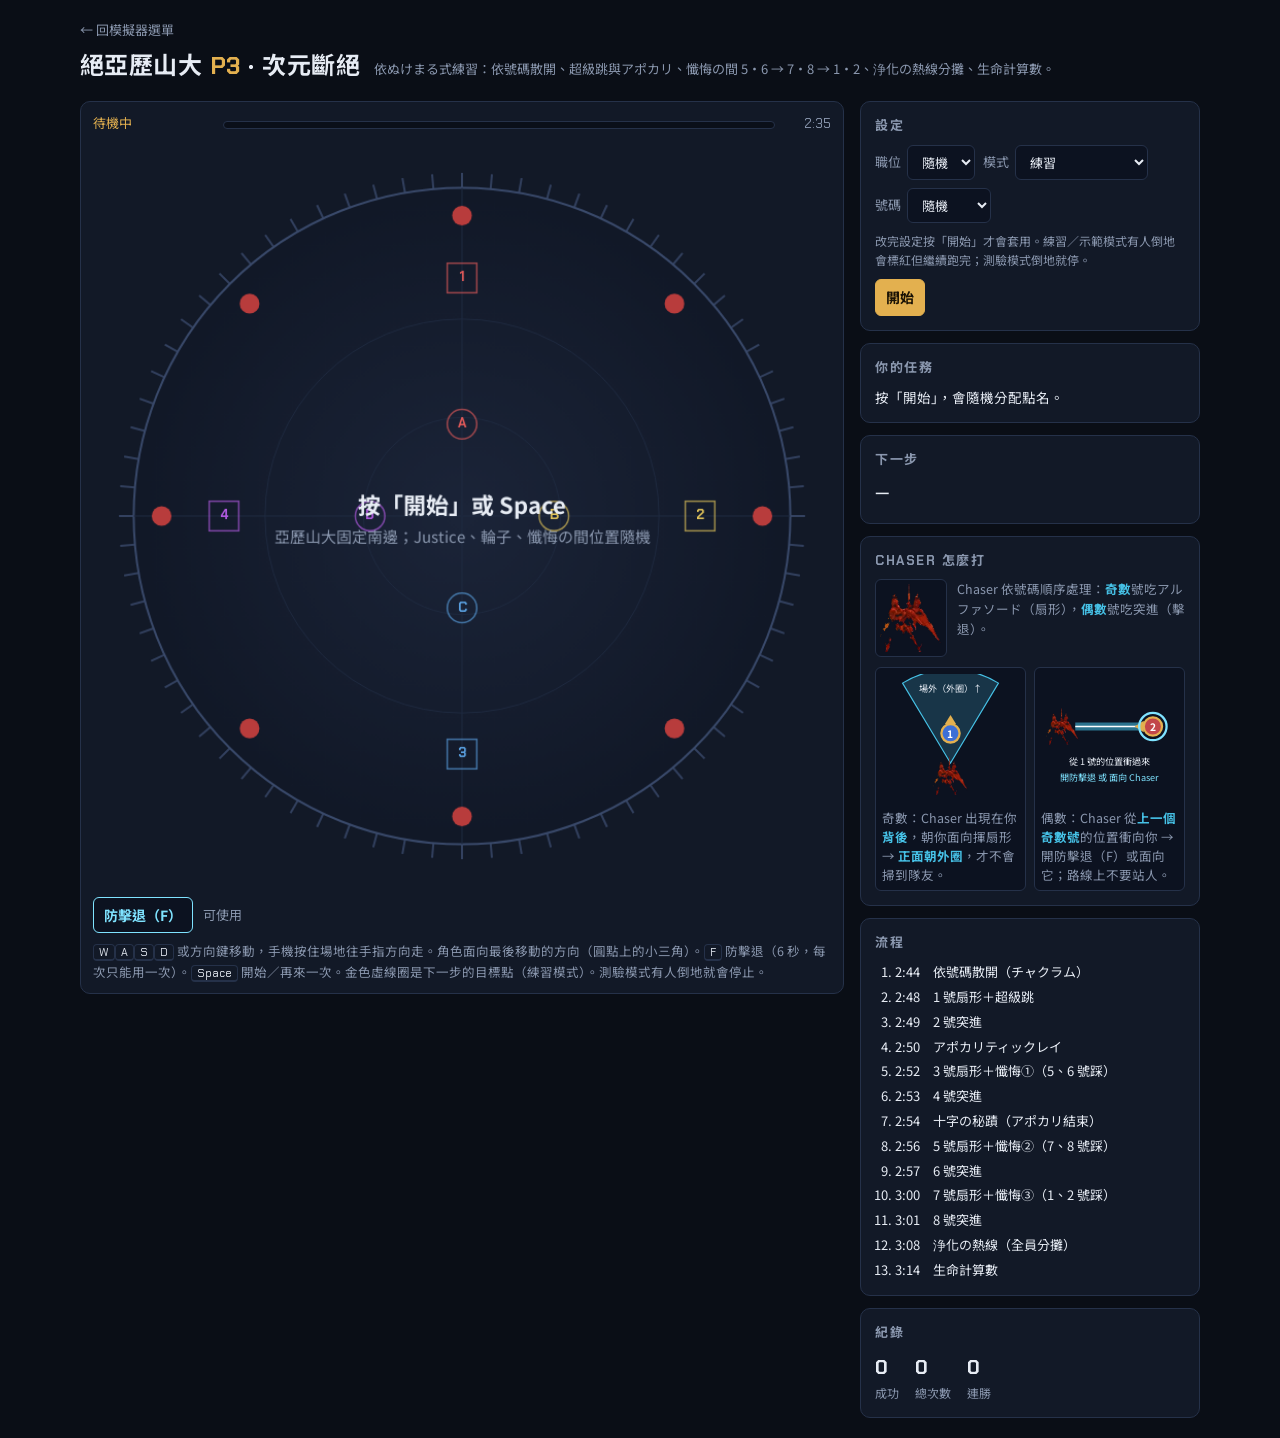
<file: p3-wormhole/index.html>
<!doctype html>
<html lang="zh-Hant">
<meta charset="utf-8">
<meta name="viewport" content="width=device-width, initial-scale=1, viewport-fit=cover">
<title>絕亞 P3 次元斷絕練習</title>
<link rel="preconnect" href="https://fonts.googleapis.com">
<link rel="stylesheet" href="https://fonts.googleapis.com/css2?family=Chakra+Petch:wght@500;700&family=Noto+Sans+TC:wght@400;500;700&display=swap">
<link rel="stylesheet" href="../shared/drill.css">
<div id="app"></div>
<script src="../shared/drill.js"></script>
<script src="sim.js"></script>
</html>
</file>
<file: shared/drill.css>
/* Shared look for the TEA step-drill simulators: arena left, briefing rail right; stacks on phones. Single dark raid-HUD look by choice. */
:root{
  --bg:#0a0e16; --panel:#121927; --line:#253149; --fg:#e7ecf4; --muted:#8a97ae;
  --gold:#e3b04f; --justice:#f0873a; --chaser:#46c1e6; --ok:#5ccf88; --bad:#ee5959;
  --f-display:"Chakra Petch","Noto Sans TC",system-ui,sans-serif;
  --f-body:"Noto Sans TC","PingFang TC","Microsoft JhengHei",system-ui,sans-serif;
  color-scheme:dark;
}
*{box-sizing:border-box}
body{margin:0;background:var(--bg);color:var(--fg);font-family:var(--f-body);font-size:14px;line-height:1.6;
  padding-left:max(16px,env(safe-area-inset-left,0px));padding-right:max(16px,env(safe-area-inset-right,0px));padding-block:20px}
[hidden]{display:none!important}
.wrap{max-width:1120px;margin:0 auto;display:grid;gap:16px}
header{display:flex;flex-wrap:wrap;align-items:baseline;gap:6px 14px}
.back{flex-basis:100%;font-size:13px;color:var(--muted);text-decoration:none}
.back:hover,.back:focus-visible{color:var(--gold)}
h1{font-family:var(--f-display);font-size:24px;margin:0;letter-spacing:.02em;text-wrap:balance}
h1 span{color:var(--gold)}
.sub{color:var(--muted);font-size:13px}
.main{display:grid;grid-template-columns:minmax(0,1fr) 340px;gap:16px;align-items:start}
@media (max-width:860px){.main{grid-template-columns:minmax(0,1fr)}}
.stage{background:var(--panel);border:1px solid var(--line);border-radius:10px;padding:10px;min-width:0}
canvas{display:block;width:100%;height:auto;aspect-ratio:1;max-width:100%;touch-action:none;outline:none;border-radius:6px}
canvas:focus-visible{box-shadow:0 0 0 2px var(--gold)}
.castbar{display:flex;align-items:center;gap:10px;margin:2px 2px 10px;font-family:var(--f-display);font-size:13px}
.castbar .lbl{min-width:120px;color:var(--gold)}
.bar{flex:1;height:8px;background:#0a0f19;border:1px solid var(--line);border-radius:4px;overflow:hidden}
.bar i{display:block;height:100%;width:0;background:linear-gradient(90deg,#b07d22,var(--gold))}
.clock{font-variant-numeric:tabular-nums;color:var(--muted);min-width:46px;text-align:right}
.rail{display:grid;gap:12px;min-width:0}
.card{background:var(--panel);border:1px solid var(--line);border-radius:10px;padding:14px;min-width:0}
.card h2{font-family:var(--f-display);font-size:13px;letter-spacing:.12em;text-transform:uppercase;color:var(--muted);margin:0 0 8px}
.row{display:flex;flex-wrap:wrap;gap:8px;align-items:center}
label.sel{display:flex;gap:6px;align-items:center;color:var(--muted);font-size:13px}
select,button{font:inherit;color:var(--fg);background:#0c1220;border:1px solid var(--line);border-radius:6px;padding:6px 10px;max-width:100%}
button{cursor:pointer;font-weight:700}
button.primary{background:var(--gold);color:#1a1205;border-color:var(--gold)}
button:focus-visible,select:focus-visible{outline:2px solid var(--gold);outline-offset:2px}
.brief{display:grid;gap:4px;font-size:13.5px}
.brief b{color:var(--gold)}
.nextName{margin:0;font-weight:700;font-size:16px}
.nextDesc{margin:4px 0 0;color:var(--fg);font-size:13.5px}
.verdict{font-family:var(--f-display);font-size:20px;margin:0}
.verdict.ok{color:var(--ok)} .verdict.bad{color:var(--bad)}
ol.steps{margin:0;padding-left:20px;display:grid;gap:4px;font-size:13px}
ol.steps li.now{color:var(--gold);font-weight:700}
ol.steps li.ok::marker{color:var(--ok)} ol.steps li.ok{color:var(--ok)}
ol.steps li.bad{color:var(--bad)}
ol.steps ul{margin:2px 0 0;padding-left:16px;color:var(--fg);font-weight:400}
.stats{display:flex;gap:16px;font-variant-numeric:tabular-nums}
.stats div{display:grid}
.stats b{font-family:var(--f-display);font-size:20px}
.stats span{font-size:12px;color:var(--muted)}
.help{color:var(--muted);font-size:12.5px;margin:8px 2px 0}
kbd{font-family:var(--f-display);border:1px solid var(--line);border-bottom-width:2px;border-radius:4px;padding:0 5px;font-size:11px;color:var(--fg)}
.kbrow{display:flex;align-items:center;gap:10px;margin:10px 2px 0}
.kbrow button{border-color:#7fe3ff;color:#7fe3ff}
.kbstate{font-size:13px;color:var(--muted);font-variant-numeric:tabular-nums}
.kbstate.on{color:#7fe3ff;font-weight:700}
ul.deaths{margin:8px 0 0;padding-left:18px;color:var(--bad);font-size:13px}
.hint{color:var(--muted);font-size:12px;margin:8px 0 0}
.chaserfig{display:grid;grid-template-columns:72px minmax(0,1fr);gap:10px;align-items:start}
.chaserfig img{width:72px;height:auto;background:#0c1220;border:1px solid var(--line);border-radius:6px;padding:4px}
.chaserfig svg{width:100%;height:auto;display:block}
.chaserdia figcaption,.chaserfig p{margin:0;font-size:12.5px;color:var(--muted)}
.chaserfig b,.chaserdia b{color:var(--chaser)}
.chaserdia{display:grid;grid-template-columns:1fr 1fr;gap:8px;margin-top:10px}
.chaserdia figure{margin:0;background:#0c1220;border:1px solid var(--line);border-radius:6px;padding:6px}

.chaserdia figcaption{margin-top:4px;line-height:1.5}
</file>
